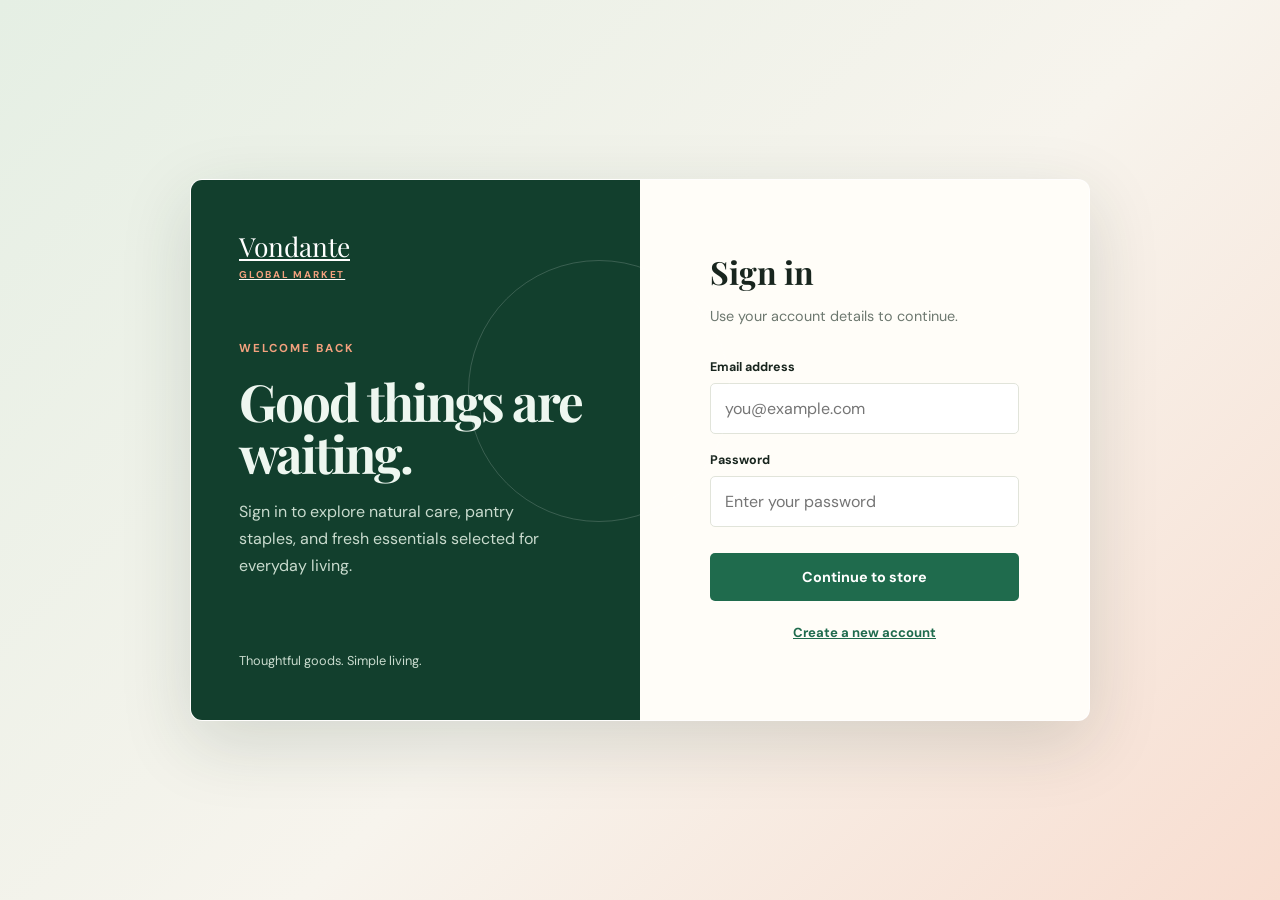
<file: index.html>
<!DOCTYPE html>
<html lang="en">

<head>
    <meta charset="UTF-8">
    <meta name="viewport" content="width=device-width, initial-scale=1.0">
    <title>Sign in | Vondante Market</title>
    <style>
        @import url('https://fonts.googleapis.com/css2?family=DM+Sans:wght@400;500;700&family=Playfair+Display:wght@600;700&display=swap');

        :root {
            --ink: #18251e;
            --muted: #6d786f;
            --green: #1f6b4d;
            --dark: #123f2d;
            --cream: #f7f4ed;
            --paper: #fffdf8;
            --line: #e1e4da;
            --orange: #ec7746;
        }

        * {
            box-sizing: border-box;
        }

        body {
            align-items: center;
            background: linear-gradient(135deg, #e5efe4 0%, var(--cream) 55%, #f8ddd0 100%);
            color: var(--ink);
            display: flex;
            font-family: 'DM Sans', sans-serif;
            justify-content: center;
            margin: 0;
            min-height: 100vh;
            padding: 24px;
        }

        .login-shell {
            background: var(--paper);
            border: 1px solid rgba(255, 255, 255, .8);
            border-radius: 12px;
            box-shadow: 0 22px 70px rgba(27, 55, 41, .15);
            display: grid;
            grid-template-columns: 1fr 1fr;
            max-width: 900px;
            overflow: hidden;
            width: 100%;
        }

        .welcome {
            background: var(--dark);
            color: #eef7f0;
            display: flex;
            flex-direction: column;
            justify-content: space-between;
            min-height: 540px;
            padding: 48px;
            position: relative;
        }

        .welcome:after {
            border: 1px solid rgba(255, 255, 255, .17);
            border-radius: 50%;
            content: '';
            height: 260px;
            position: absolute;
            right: -90px;
            top: 80px;
            width: 260px;
        }

        .brand {
            color: #fff;
            font-family: 'Playfair Display', serif;
            font-size: 1.65rem;
        }

        .brand small {
            color: #f4a17e;
            display: block;
            font: 700 .62rem 'DM Sans', sans-serif;
            letter-spacing: .18em;
            margin-top: 4px;
        }

        .welcome-copy {
            position: relative;
            z-index: 1;
        }

        .eyebrow {
            color: #f4a17e;
            font-size: .72rem;
            font-weight: 700;
            letter-spacing: .17em;
            text-transform: uppercase;
        }

        h1 {
            font: 700 clamp(2.3rem, 4vw, 3.8rem)/1.02 'Playfair Display', serif;
            letter-spacing: -.04em;
            margin: 18px 0;
            max-width: 350px;
        }

        .welcome p {
            color: #c9dbce;
            line-height: 1.7;
            max-width: 320px;
        }

        .quote {
            color: #b6cbbd;
            font-size: .8rem;
            margin: 0;
        }

        .form-panel {
            padding: clamp(32px, 6vw, 70px);
        }

        .form-panel h2 {
            font: 700 2rem 'Playfair Display', serif;
            margin: 0 0 8px;
        }

        .subtext {
            color: var(--muted);
            font-size: .9rem;
            margin-bottom: 34px;
        }

        label {
            display: block;
            font-size: .78rem;
            font-weight: 700;
            margin: 18px 0 8px;
        }

        input {
            background: #fff;
            border: 1px solid var(--line);
            border-radius: 5px;
            color: var(--ink);
            font: inherit;
            outline: none;
            padding: 14px;
            width: 100%;
        }

        input:focus {
            border-color: var(--green);
            box-shadow: 0 0 0 3px rgba(31, 107, 77, .1);
        }

        .login-button {
            background: var(--green);
            border: 0;
            border-radius: 5px;
            color: #fff;
            cursor: pointer;
            font: 700 .9rem 'DM Sans', sans-serif;
            margin-top: 26px;
            padding: 15px;
            width: 100%;
        }

        .login-button:hover {
            background: var(--dark);
        }

        .hint {
            color: var(--muted);
            font-size: .75rem;
            line-height: 1.5;
            margin-top: 18px;
            text-align: center;
        }

        .account-link {
            background: none;
            border: 0;
            color: var(--green);
            cursor: pointer;
            display: block;
            font: 700 .82rem 'DM Sans', sans-serif;
            margin: 22px auto 0;
            text-decoration: underline;
        }

        @media (max-width:650px) {
            body {
                padding: 12px;
            }

            .login-shell {
                display: block;
            }

            .welcome {
                min-height: 300px;
                padding: 32px;
            }

            .welcome h1 {
                font-size: 2.5rem;
            }

            .quote {
                display: none;
            }

            .form-panel {
                padding: 32px;
            }
        }
    </style>
</head>

<body>
    <main class="login-shell">
        <section class="welcome">
            <a class="brand" href="index.HTML">Vondante<small>GLOBAL MARKET</small></a>
            <div class="welcome-copy"><span class="eyebrow">Welcome back</span>
                <h1>Good things are waiting.</h1>
                <p>Sign in to explore natural care, pantry staples, and fresh essentials selected for everyday living.
                </p>
            </div>
            <p class="quote">Thoughtful goods. Simple living.</p>
        </section>
        <section class="form-panel">
            <h2>Sign in</h2>
            <p class="subtext">Use your account details to continue.</p>
            <form id="loginForm">
                <label for="email">Email address</label><input type="email" id="email" name="email"
                    placeholder="you@example.com" autocomplete="email" required>
                <label for="password">Password</label><input type="password" id="password" name="password"
                    placeholder="Enter your password" autocomplete="current-password" required>
                <button class="login-button" type="submit">Continue to store</button>
            </form>
            <button class="account-link" id="showRegister" type="button">Create a new account</button>
            <div id="registerBox" hidden>
                <hr>
                <h3>Create an account</h3>
                <form id="registerForm">
                    <label for="registerEmail">Email address</label>
                    <input type="email" id="registerEmail" placeholder="new@example.com" required>
                    <label for="registerPassword">Password</label>
                    <input type="password" id="registerPassword" placeholder="At least 6 characters" minlength="6"
                        required>
                    <button class="login-button" type="submit">Create account</button>
                </form>
                <p class="hint" id="registerMessage"></p>
            </div>
        </section>
    </main>
    <script src="database.js"></script>
    <script>
        document.getElementById('loginForm').addEventListener('submit', event => {
            event.preventDefault();
            const email = document.getElementById('email').value.trim();
            const password = document.getElementById('password').value;
            const user = getUser(email, password);
            if (user) {
                localStorage.setItem('vondanteUser', JSON.stringify({ email: user.email, role: user.role }));
                window.location.href = 'dashboard.html';
            }
            else alert('Wrong email or password. Please try again.');
        });


        document.getElementById('registerForm').addEventListener('submit', event => {
            event.preventDefault();
            const email = document.getElementById('registerEmail').value.trim();
            const password = document.getElementById('registerPassword').value;
            const message = document.getElementById('registerMessage');
            message.textContent = registerUser(email, password) ? 'Account created. You can now sign in.' : 'Email already used or password is too short.';
            if (message.textContent.startsWith('Account')) event.target.reset();
        });

        document.getElementById('showRegister').addEventListener('click', event => {
            const box = document.getElementById('registerBox');
            box.hidden = !box.hidden;
            event.target.textContent = box.hidden ? 'Create a new account' : 'Hide account form';
        });
    </script>





</body>

</html>
</file>
